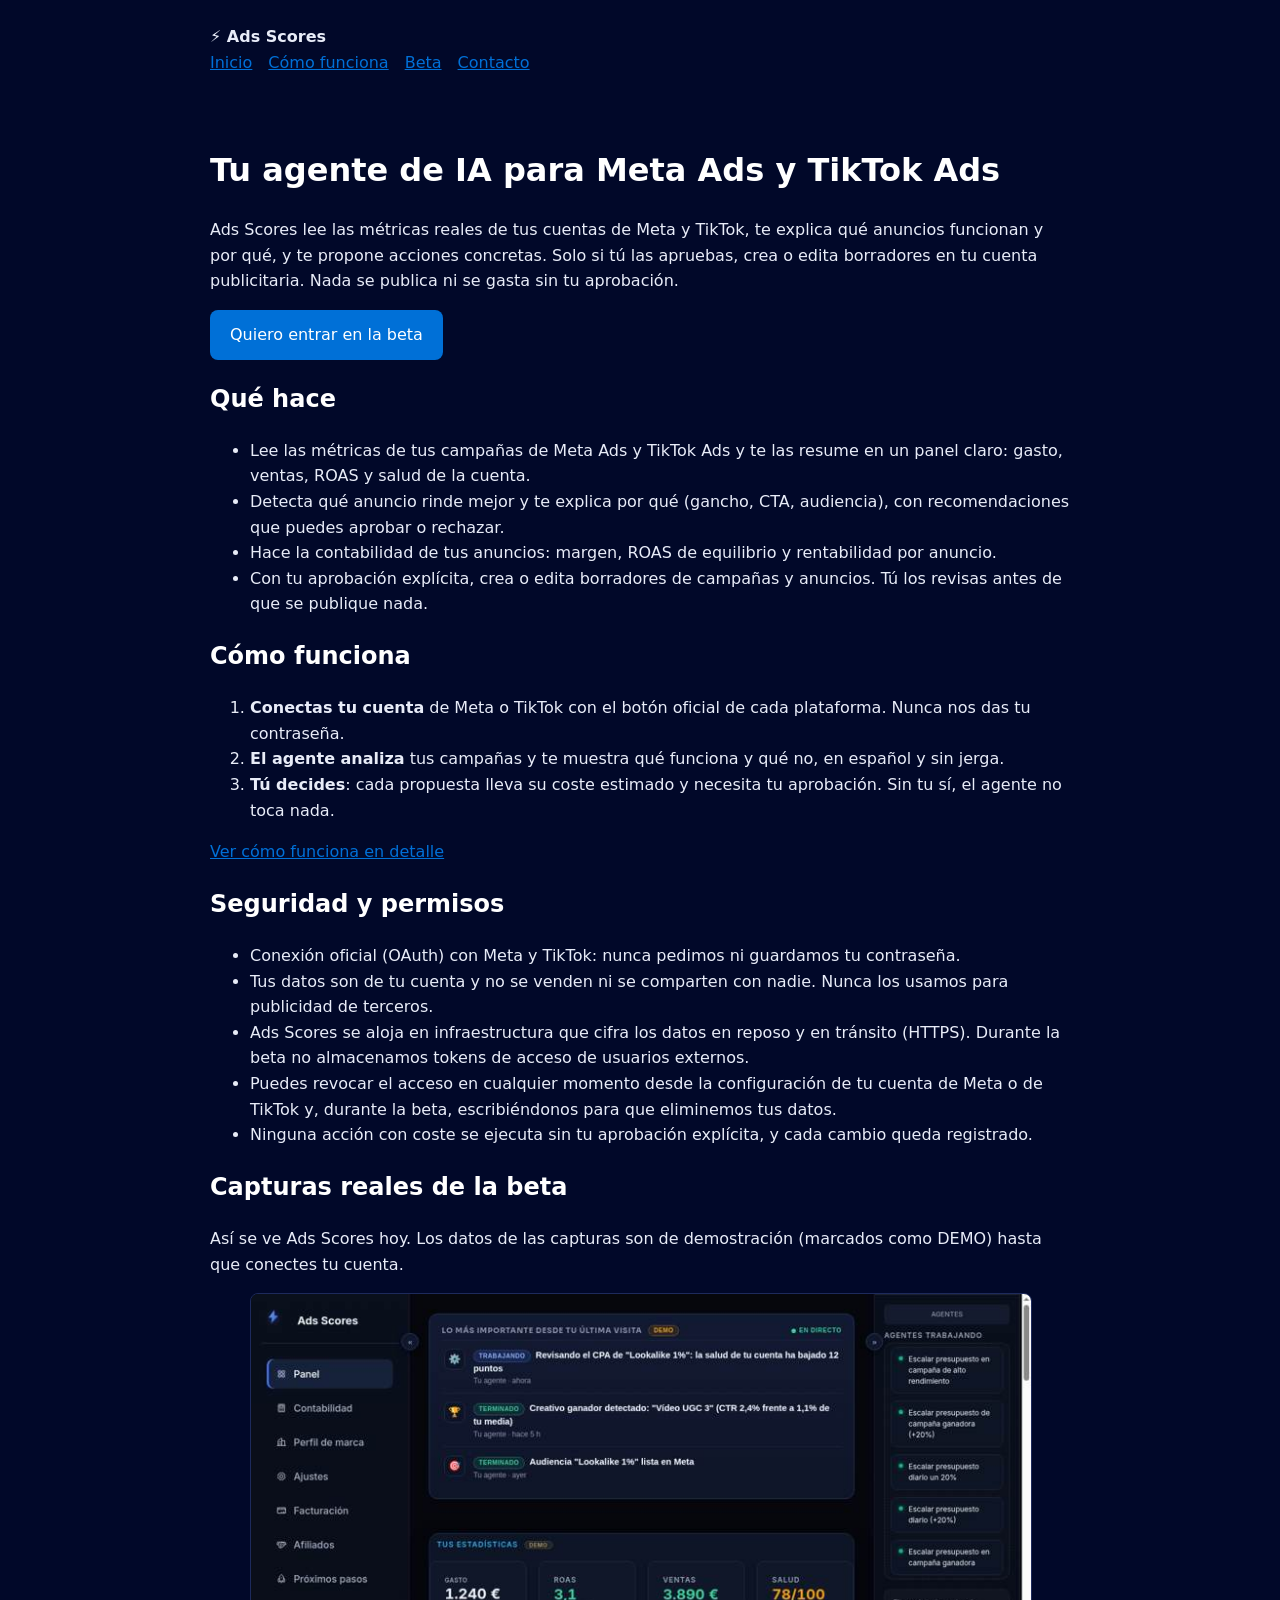
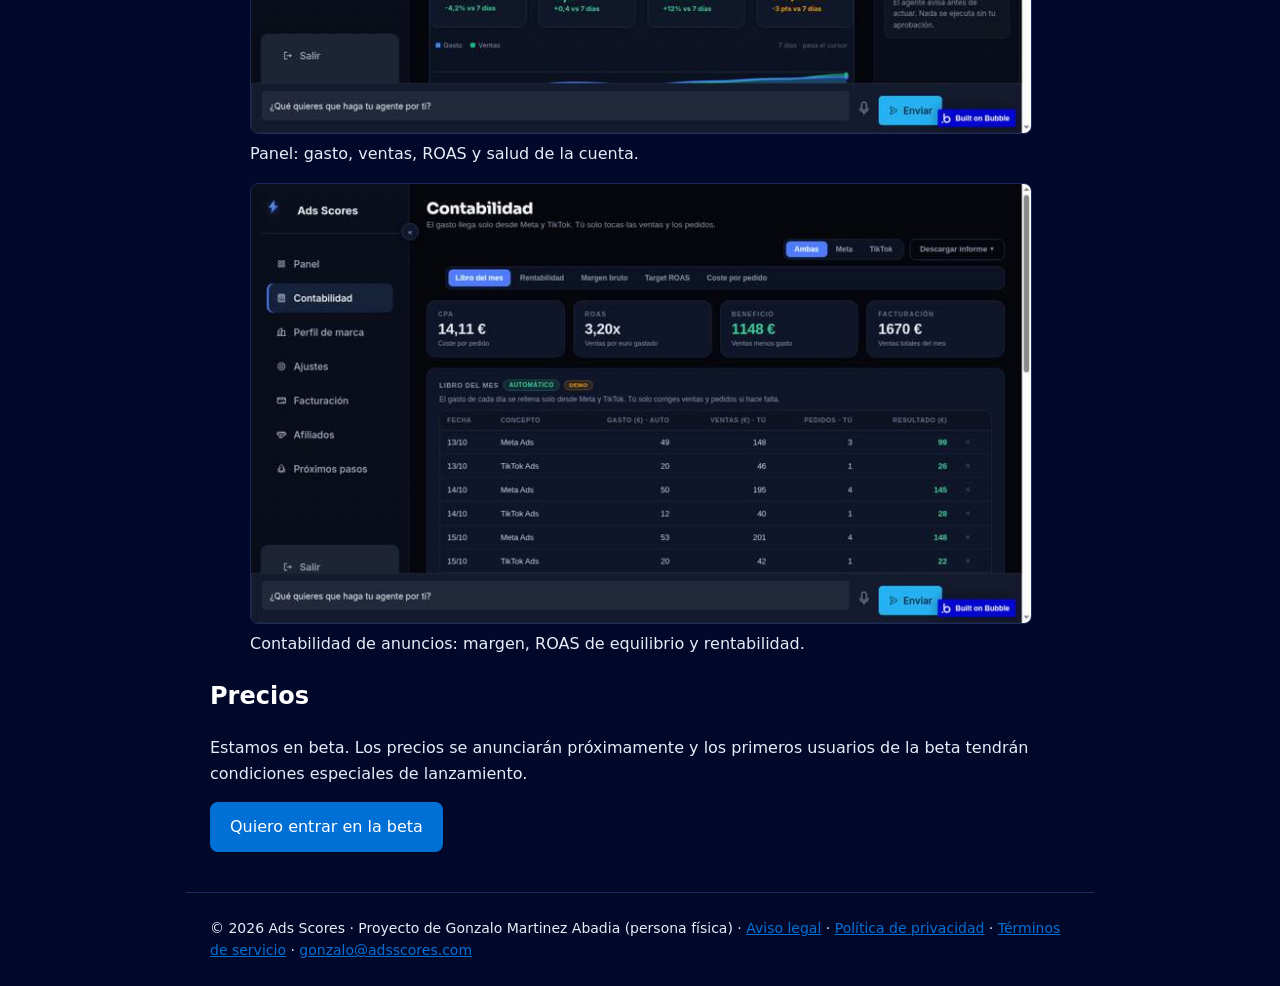
<file: index.html>
<!doctype html><html lang="es"><head><meta name="facebook-domain-verification" content="n0facmnp2pbgnfibypabk51wb8ivqh"><meta charset="utf-8"><meta name="viewport" content="width=device-width,initial-scale=1"><title>Ads Scores - Tu agente de IA para Meta Ads y TikTok Ads</title><meta name="description" content="Ads Scores: agente de IA que lee tus métricas de Meta Ads y TikTok Ads, te dice qué funciona y por qué, y actúa solo con tu aprobación."><link rel="stylesheet" href="style.css"></head><body><header><strong>⚡ Ads Scores</strong><nav><a href="/">Inicio</a><a href="/como-funciona.html">Cómo funciona</a><a href="/beta.html">Beta</a><a href="/contacto.html">Contacto</a></nav></header><main>
<h1>Tu agente de IA para Meta Ads y TikTok Ads</h1>
<p>Ads Scores lee las métricas reales de tus cuentas de Meta y TikTok, te explica qué anuncios funcionan y por qué, y te propone acciones concretas. Solo si tú las apruebas, crea o edita borradores en tu cuenta publicitaria. Nada se publica ni se gasta sin tu aprobación.</p>
<p><a class="btn" href="/beta.html">Quiero entrar en la beta</a></p>
<h2>Qué hace</h2>
<ul>
<li>Lee las métricas de tus campañas de Meta Ads y TikTok Ads y te las resume en un panel claro: gasto, ventas, ROAS y salud de la cuenta.</li>
<li>Detecta qué anuncio rinde mejor y te explica por qué (gancho, CTA, audiencia), con recomendaciones que puedes aprobar o rechazar.</li>
<li>Hace la contabilidad de tus anuncios: margen, ROAS de equilibrio y rentabilidad por anuncio.</li>
<li>Con tu aprobación explícita, crea o edita borradores de campañas y anuncios. Tú los revisas antes de que se publique nada.</li>
</ul>
<h2>Cómo funciona</h2>
<ol>
<li><strong>Conectas tu cuenta</strong> de Meta o TikTok con el botón oficial de cada plataforma. Nunca nos das tu contraseña.</li>
<li><strong>El agente analiza</strong> tus campañas y te muestra qué funciona y qué no, en español y sin jerga.</li>
<li><strong>Tú decides</strong>: cada propuesta lleva su coste estimado y necesita tu aprobación. Sin tu sí, el agente no toca nada.</li>
</ol>
<p><a href="/como-funciona.html">Ver cómo funciona en detalle</a></p>
<h2>Seguridad y permisos</h2>
<ul>
<li>Conexión oficial (OAuth) con Meta y TikTok: nunca pedimos ni guardamos tu contraseña.</li>
<li>Tus datos son de tu cuenta y no se venden ni se comparten con nadie. Nunca los usamos para publicidad de terceros.</li>
<li>Ads Scores se aloja en infraestructura que cifra los datos en reposo y en tránsito (HTTPS). Durante la beta no almacenamos tokens de acceso de usuarios externos.</li>
<li>Puedes revocar el acceso en cualquier momento desde la configuración de tu cuenta de Meta o de TikTok y, durante la beta, escribiéndonos para que eliminemos tus datos.</li>
<li>Ninguna acción con coste se ejecuta sin tu aprobación explícita, y cada cambio queda registrado.</li>
</ul>
<h2>Capturas reales de la beta</h2>
<p>Así se ve Ads Scores hoy. Los datos de las capturas son de demostración (marcados como DEMO) hasta que conectes tu cuenta.</p>
<figure><img style="max-width:100%;border-radius:8px;border:1px solid #1d2a5c" src="[data-uri]" alt="Panel de Ads Scores con métricas de demostración"><figcaption>Panel: gasto, ventas, ROAS y salud de la cuenta.</figcaption></figure>
<figure style="margin-top:16px"><img style="max-width:100%;border-radius:8px;border:1px solid #1d2a5c" src="[data-uri]" alt="Contabilidad de anuncios de Ads Scores con datos de demostración"><figcaption>Contabilidad de anuncios: margen, ROAS de equilibrio y rentabilidad.</figcaption></figure>
<h2>Precios</h2>
<p>Estamos en beta. Los precios se anunciarán próximamente y los primeros usuarios de la beta tendrán condiciones especiales de lanzamiento.</p>
<p><a class="btn" href="/beta.html">Quiero entrar en la beta</a></p>
</main><footer>© 2026 Ads Scores · Proyecto de Gonzalo Martinez Abadia (persona física) · <a href="/aviso-legal.html">Aviso legal</a> · <a href="/privacy.html">Política de privacidad</a> · <a href="/terms.html">Términos de servicio</a> · <a href="mailto:gonzalo@adsscores.com">gonzalo@adsscores.com</a></footer></body></html>
</file>
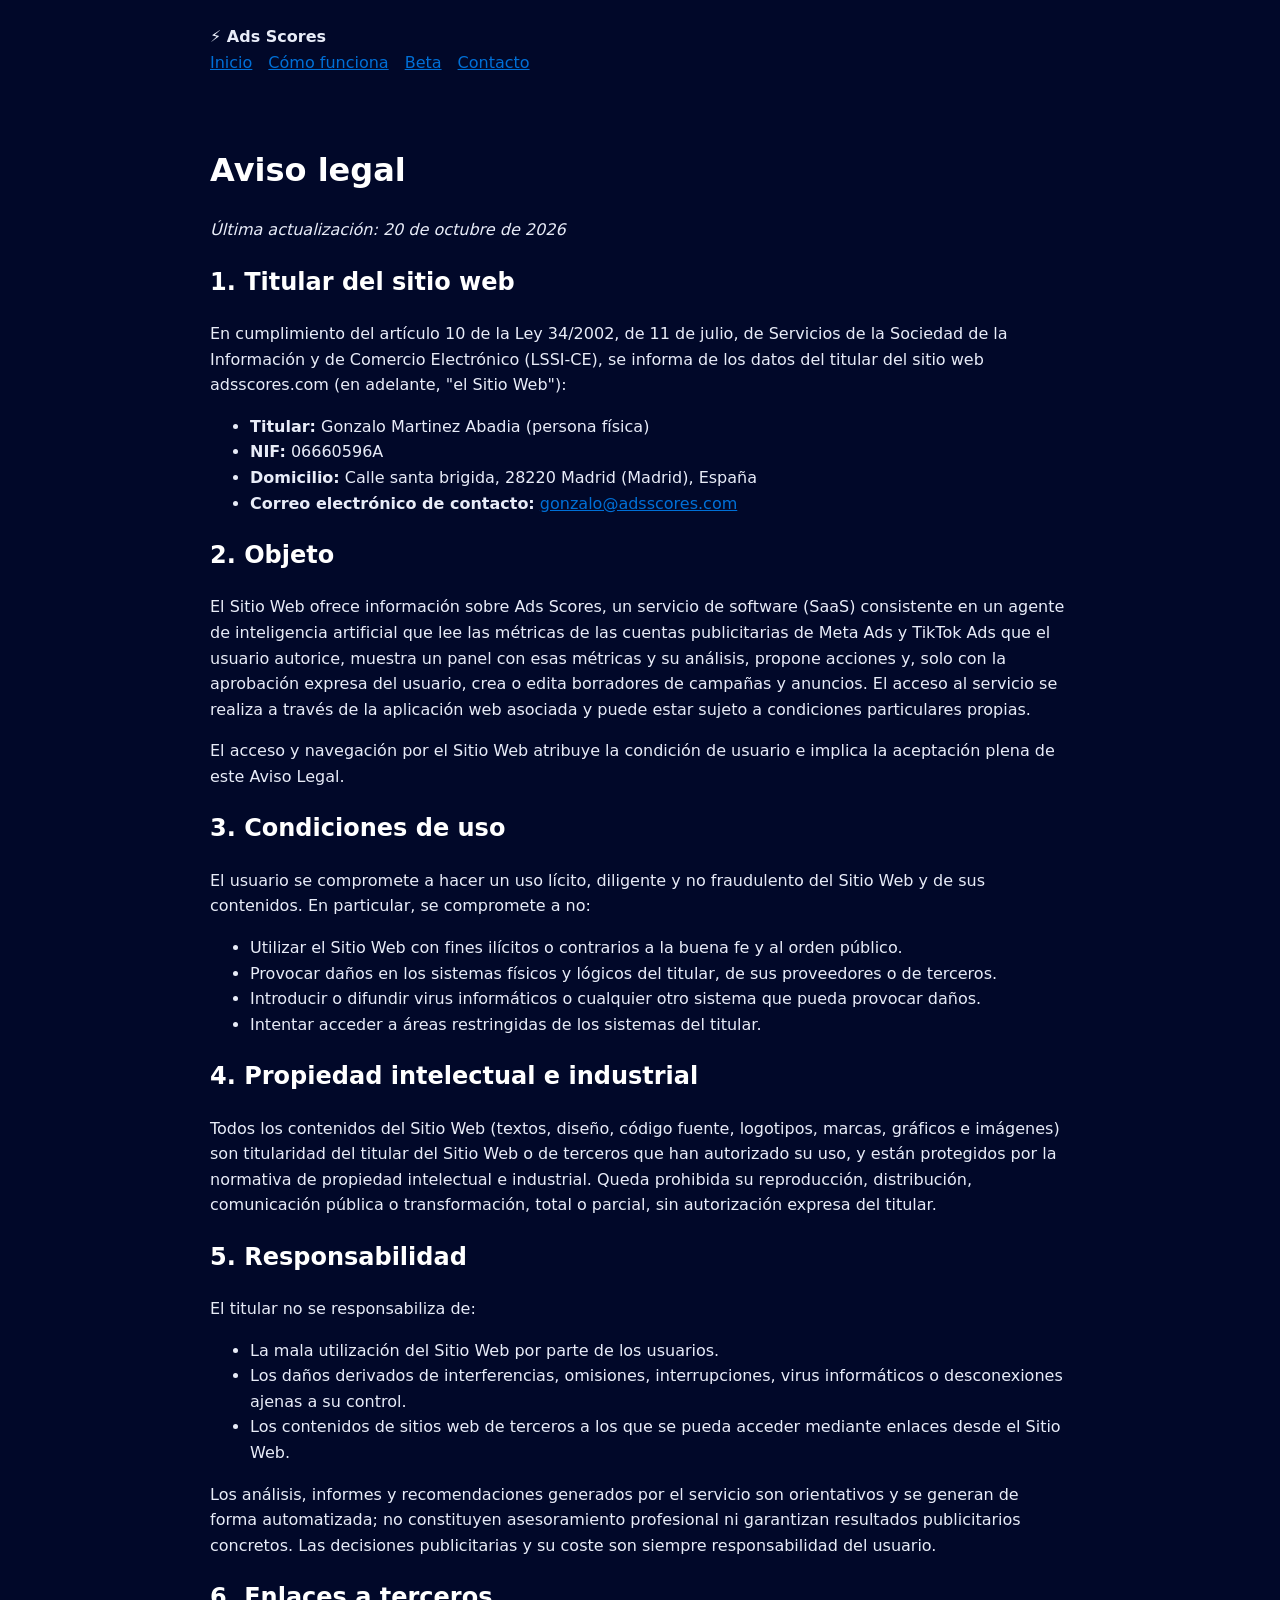
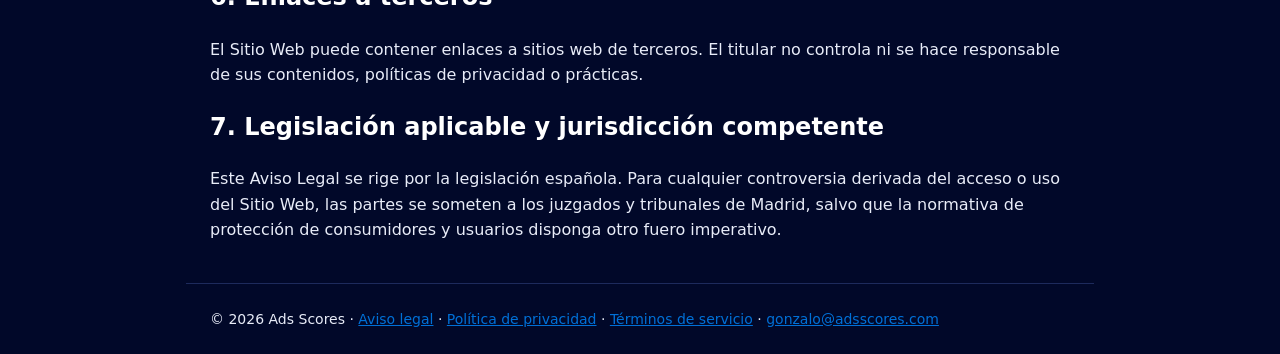
<file: aviso-legal.html>
<!doctype html><html lang="es"><head><meta charset="utf-8"><meta name="viewport" content="width=device-width,initial-scale=1"><title>Aviso legal - Ads Scores</title><meta name="description" content="Aviso legal de adsscores.com (LSSI-CE)."><link rel="stylesheet" href="style.css"></head><body><header><strong>⚡ Ads Scores</strong><nav><a href="/">Inicio</a><a href="/como-funciona.html">Cómo funciona</a><a href="/beta.html">Beta</a><a href="/contacto.html">Contacto</a></nav></header><main>
<h1>Aviso legal</h1>
<p><em>Última actualización: 20 de octubre de 2026</em></p>
<h2>1. Titular del sitio web</h2>
<p>En cumplimiento del artículo 10 de la Ley 34/2002, de 11 de julio, de Servicios de la Sociedad de la Información y de Comercio Electrónico (LSSI-CE), se informa de los datos del titular del sitio web adsscores.com (en adelante, "el Sitio Web"):</p>
<ul>
<li><strong>Titular:</strong> Gonzalo Martinez Abadia (persona física)</li>
<li><strong>NIF:</strong> 06660596A</li>
<li><strong>Domicilio:</strong> Calle santa brigida, 28220 Madrid (Madrid), España</li>
<li><strong>Correo electrónico de contacto:</strong> <a href="mailto:gonzalo@adsscores.com">gonzalo@adsscores.com</a></li>
</ul>
<h2>2. Objeto</h2>
<p>El Sitio Web ofrece información sobre Ads Scores, un servicio de software (SaaS) consistente en un agente de inteligencia artificial que lee las métricas de las cuentas publicitarias de Meta Ads y TikTok Ads que el usuario autorice, muestra un panel con esas métricas y su análisis, propone acciones y, solo con la aprobación expresa del usuario, crea o edita borradores de campañas y anuncios. El acceso al servicio se realiza a través de la aplicación web asociada y puede estar sujeto a condiciones particulares propias.</p>
<p>El acceso y navegación por el Sitio Web atribuye la condición de usuario e implica la aceptación plena de este Aviso Legal.</p>
<h2>3. Condiciones de uso</h2>
<p>El usuario se compromete a hacer un uso lícito, diligente y no fraudulento del Sitio Web y de sus contenidos. En particular, se compromete a no:</p>
<ul>
<li>Utilizar el Sitio Web con fines ilícitos o contrarios a la buena fe y al orden público.</li>
<li>Provocar daños en los sistemas físicos y lógicos del titular, de sus proveedores o de terceros.</li>
<li>Introducir o difundir virus informáticos o cualquier otro sistema que pueda provocar daños.</li>
<li>Intentar acceder a áreas restringidas de los sistemas del titular.</li>
</ul>
<h2>4. Propiedad intelectual e industrial</h2>
<p>Todos los contenidos del Sitio Web (textos, diseño, código fuente, logotipos, marcas, gráficos e imágenes) son titularidad del titular del Sitio Web o de terceros que han autorizado su uso, y están protegidos por la normativa de propiedad intelectual e industrial. Queda prohibida su reproducción, distribución, comunicación pública o transformación, total o parcial, sin autorización expresa del titular.</p>
<h2>5. Responsabilidad</h2>
<p>El titular no se responsabiliza de:</p>
<ul>
<li>La mala utilización del Sitio Web por parte de los usuarios.</li>
<li>Los daños derivados de interferencias, omisiones, interrupciones, virus informáticos o desconexiones ajenas a su control.</li>
<li>Los contenidos de sitios web de terceros a los que se pueda acceder mediante enlaces desde el Sitio Web.</li>
</ul>
<p>Los análisis, informes y recomendaciones generados por el servicio son orientativos y se generan de forma automatizada; no constituyen asesoramiento profesional ni garantizan resultados publicitarios concretos. Las decisiones publicitarias y su coste son siempre responsabilidad del usuario.</p>
<h2>6. Enlaces a terceros</h2>
<p>El Sitio Web puede contener enlaces a sitios web de terceros. El titular no controla ni se hace responsable de sus contenidos, políticas de privacidad o prácticas.</p>
<h2>7. Legislación aplicable y jurisdicción competente</h2>
<p>Este Aviso Legal se rige por la legislación española. Para cualquier controversia derivada del acceso o uso del Sitio Web, las partes se someten a los juzgados y tribunales de Madrid, salvo que la normativa de protección de consumidores y usuarios disponga otro fuero imperativo.</p>
</main><footer>© 2026 Ads Scores · <a href="/aviso-legal.html">Aviso legal</a> · <a href="/privacy.html">Política de privacidad</a> · <a href="/terms.html">Términos de servicio</a> · <a href="mailto:gonzalo@adsscores.com">gonzalo@adsscores.com</a></footer></body></html>
</file>
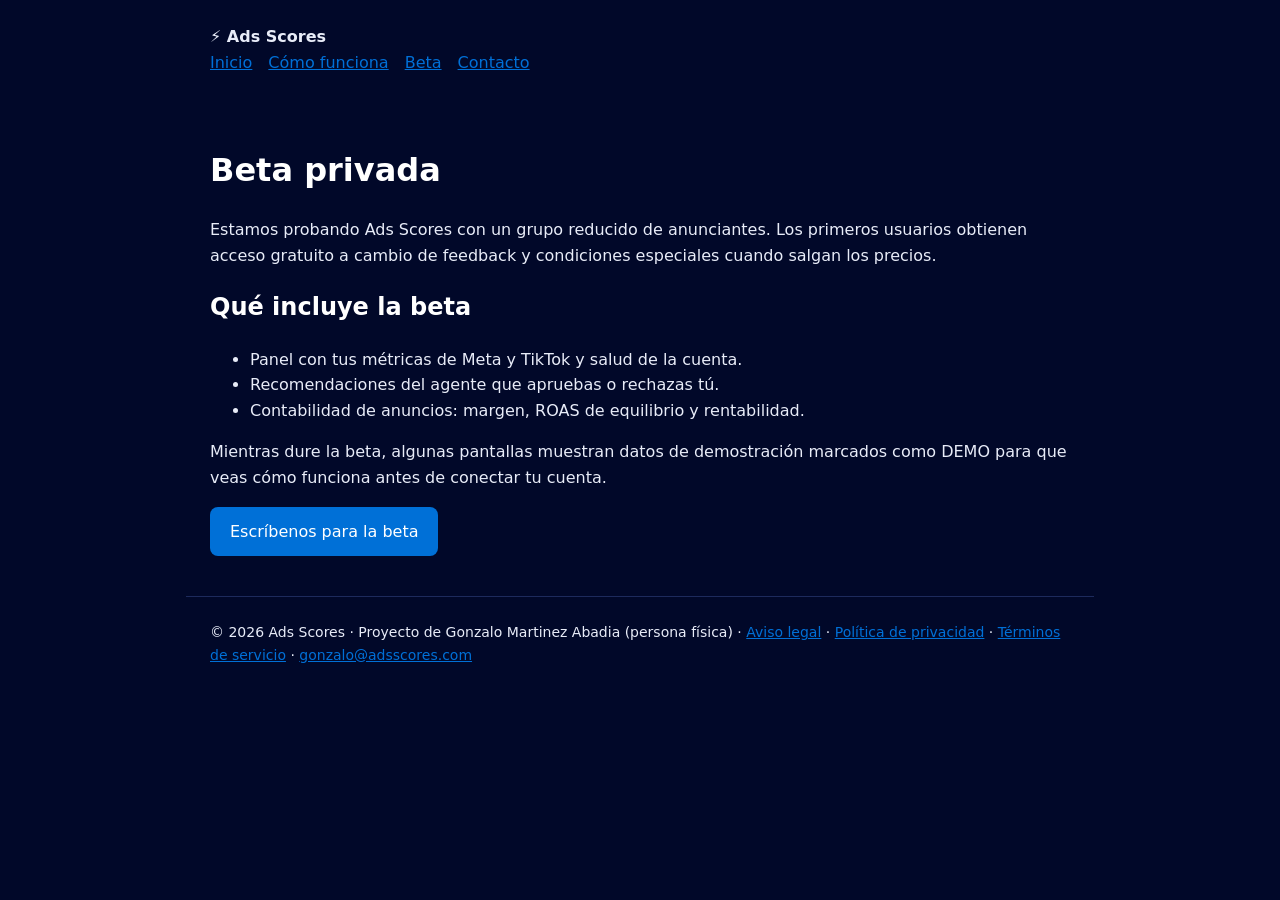
<file: beta.html>
<!doctype html><html lang="es"><head><meta name="facebook-domain-verification" content="n0facmnp2pbgnfibypabk51wb8ivqh"><meta charset="utf-8"><meta name="viewport" content="width=device-width,initial-scale=1"><title>Beta - Ads Scores</title><meta name="description" content="Beta privada de Ads Scores: agente de IA para Meta Ads y TikTok Ads. Acceso gratuito para los primeros anunciantes a cambio de feedback."><link rel="stylesheet" href="style.css"></head><body><header><strong>⚡ Ads Scores</strong><nav><a href="/">Inicio</a><a href="/como-funciona.html">Cómo funciona</a><a href="/beta.html">Beta</a><a href="/contacto.html">Contacto</a></nav></header><main>
<h1>Beta privada</h1>
<p>Estamos probando Ads Scores con un grupo reducido de anunciantes. Los primeros usuarios obtienen acceso gratuito a cambio de feedback y condiciones especiales cuando salgan los precios.</p>
<h2>Qué incluye la beta</h2>
<ul>
<li>Panel con tus métricas de Meta y TikTok y salud de la cuenta.</li>
<li>Recomendaciones del agente que apruebas o rechazas tú.</li>
<li>Contabilidad de anuncios: margen, ROAS de equilibrio y rentabilidad.</li>
</ul>
<p>Mientras dure la beta, algunas pantallas muestran datos de demostración marcados como DEMO para que veas cómo funciona antes de conectar tu cuenta.</p>
<p><a class="btn" href="mailto:gonzalo@adsscores.com?subject=Beta%20Ads%20Scores">Escríbenos para la beta</a></p>
</main><footer>© 2026 Ads Scores · Proyecto de Gonzalo Martinez Abadia (persona física) · <a href="/aviso-legal.html">Aviso legal</a> · <a href="/privacy.html">Política de privacidad</a> · <a href="/terms.html">Términos de servicio</a> · <a href="mailto:gonzalo@adsscores.com">gonzalo@adsscores.com</a></footer></body></html>
</file>
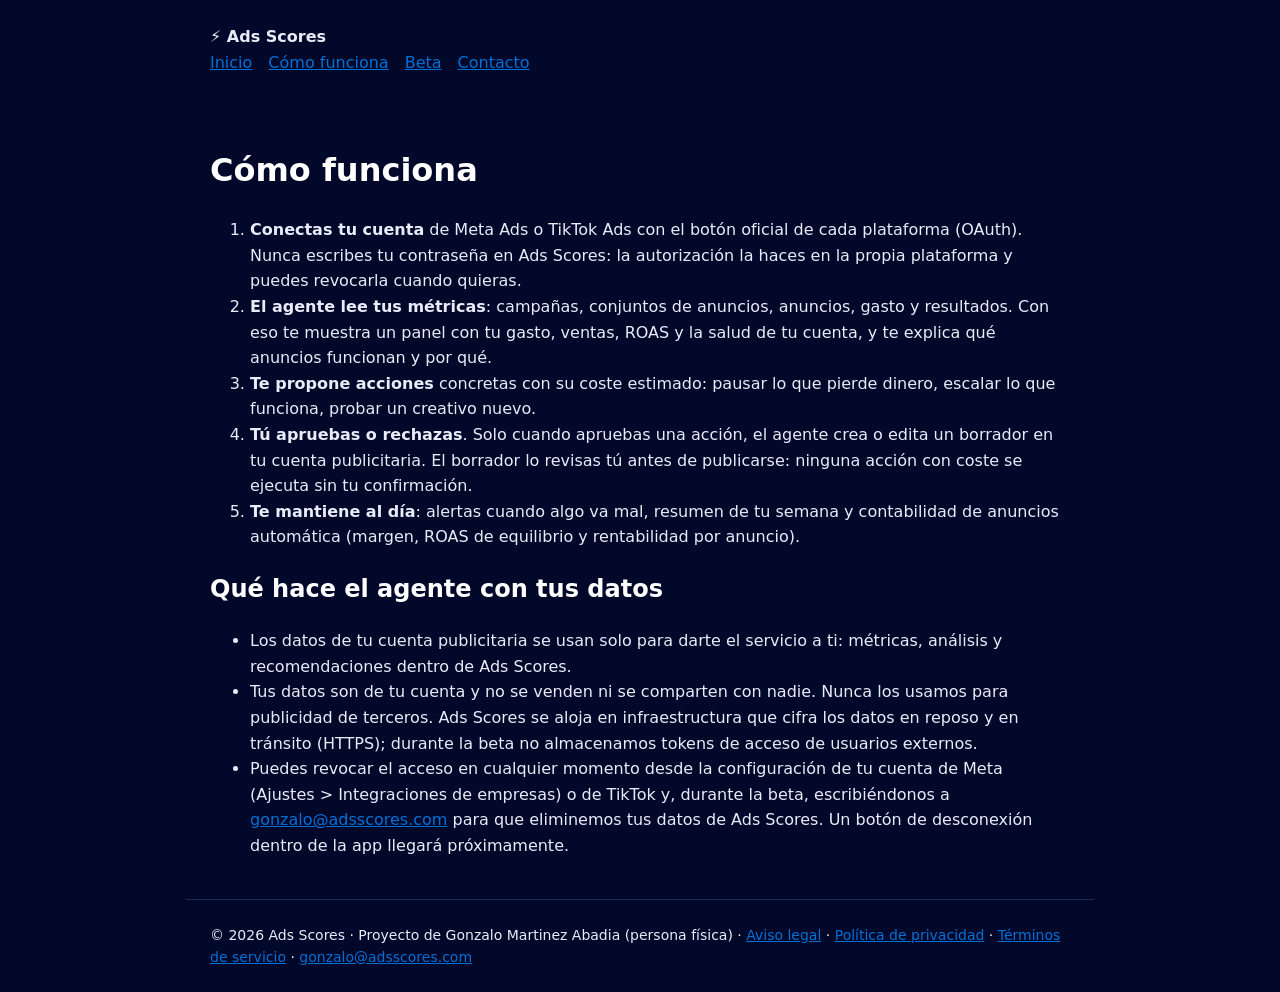
<file: como-funciona.html>
<!doctype html><html lang="es"><head><meta name="facebook-domain-verification" content="n0facmnp2pbgnfibypabk51wb8ivqh"><meta charset="utf-8"><meta name="viewport" content="width=device-width,initial-scale=1"><title>Cómo funciona - Ads Scores</title><meta name="description" content="Cómo funciona Ads Scores: conecta Meta y TikTok con acceso oficial, el agente analiza tus campañas y actúa solo con tu aprobación."><link rel="stylesheet" href="style.css"></head><body><header><strong>⚡ Ads Scores</strong><nav><a href="/">Inicio</a><a href="/como-funciona.html">Cómo funciona</a><a href="/beta.html">Beta</a><a href="/contacto.html">Contacto</a></nav></header><main>
<h1>Cómo funciona</h1>
<ol>
<li><strong>Conectas tu cuenta</strong> de Meta Ads o TikTok Ads con el botón oficial de cada plataforma (OAuth). Nunca escribes tu contraseña en Ads Scores: la autorización la haces en la propia plataforma y puedes revocarla cuando quieras.</li>
<li><strong>El agente lee tus métricas</strong>: campañas, conjuntos de anuncios, anuncios, gasto y resultados. Con eso te muestra un panel con tu gasto, ventas, ROAS y la salud de tu cuenta, y te explica qué anuncios funcionan y por qué.</li>
<li><strong>Te propone acciones</strong> concretas con su coste estimado: pausar lo que pierde dinero, escalar lo que funciona, probar un creativo nuevo.</li>
<li><strong>Tú apruebas o rechazas</strong>. Solo cuando apruebas una acción, el agente crea o edita un borrador en tu cuenta publicitaria. El borrador lo revisas tú antes de publicarse: ninguna acción con coste se ejecuta sin tu confirmación.</li>
<li><strong>Te mantiene al día</strong>: alertas cuando algo va mal, resumen de tu semana y contabilidad de anuncios automática (margen, ROAS de equilibrio y rentabilidad por anuncio).</li>
</ol>
<h2>Qué hace el agente con tus datos</h2>
<ul>
<li>Los datos de tu cuenta publicitaria se usan solo para darte el servicio a ti: métricas, análisis y recomendaciones dentro de Ads Scores.</li>
<li>Tus datos son de tu cuenta y no se venden ni se comparten con nadie. Nunca los usamos para publicidad de terceros. Ads Scores se aloja en infraestructura que cifra los datos en reposo y en tránsito (HTTPS); durante la beta no almacenamos tokens de acceso de usuarios externos.</li>
<li>Puedes revocar el acceso en cualquier momento desde la configuración de tu cuenta de Meta (Ajustes &gt; Integraciones de empresas) o de TikTok y, durante la beta, escribiéndonos a <a href="mailto:gonzalo@adsscores.com">gonzalo@adsscores.com</a> para que eliminemos tus datos de Ads Scores. Un botón de desconexión dentro de la app llegará próximamente.</li>
</ul>
</main><footer>© 2026 Ads Scores · Proyecto de Gonzalo Martinez Abadia (persona física) · <a href="/aviso-legal.html">Aviso legal</a> · <a href="/privacy.html">Política de privacidad</a> · <a href="/terms.html">Términos de servicio</a> · <a href="mailto:gonzalo@adsscores.com">gonzalo@adsscores.com</a></footer></body></html>
</file>
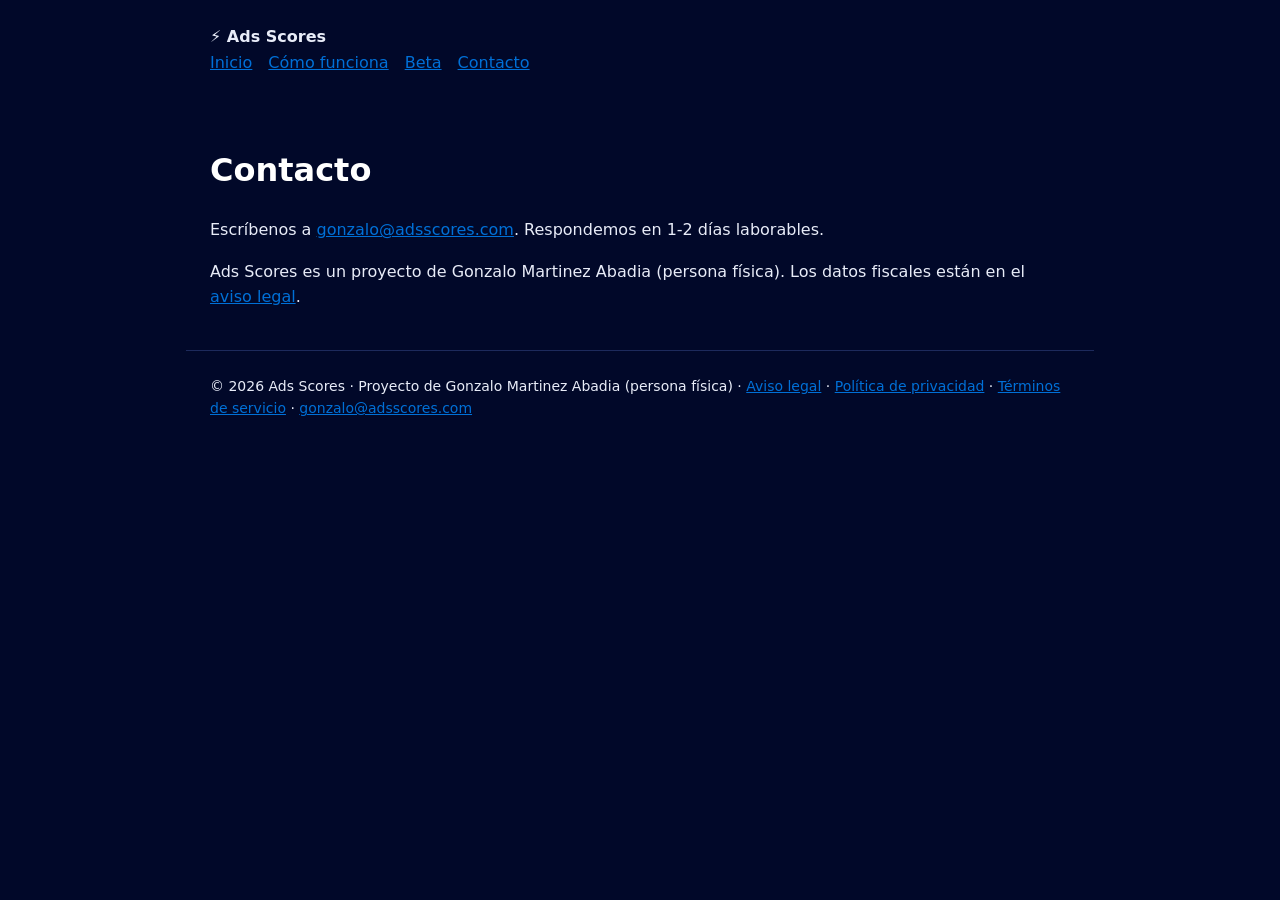
<file: contacto.html>
<!doctype html><html lang="es"><head><meta name="facebook-domain-verification" content="n0facmnp2pbgnfibypabk51wb8ivqh"><meta charset="utf-8"><meta name="viewport" content="width=device-width,initial-scale=1"><title>Contacto - Ads Scores</title><meta name="description" content="Contacto de Ads Scores."><link rel="stylesheet" href="style.css"></head><body><header><strong>⚡ Ads Scores</strong><nav><a href="/">Inicio</a><a href="/como-funciona.html">Cómo funciona</a><a href="/beta.html">Beta</a><a href="/contacto.html">Contacto</a></nav></header><main>
<h1>Contacto</h1>
<p>Escríbenos a <a href="mailto:gonzalo@adsscores.com">gonzalo@adsscores.com</a>. Respondemos en 1-2 días laborables.</p>
<p>Ads Scores es un proyecto de Gonzalo Martinez Abadia (persona física). Los datos fiscales están en el <a href="/aviso-legal.html">aviso legal</a>.</p>
</main><footer>© 2026 Ads Scores · Proyecto de Gonzalo Martinez Abadia (persona física) · <a href="/aviso-legal.html">Aviso legal</a> · <a href="/privacy.html">Política de privacidad</a> · <a href="/terms.html">Términos de servicio</a> · <a href="mailto:gonzalo@adsscores.com">gonzalo@adsscores.com</a></footer></body></html>
</file>
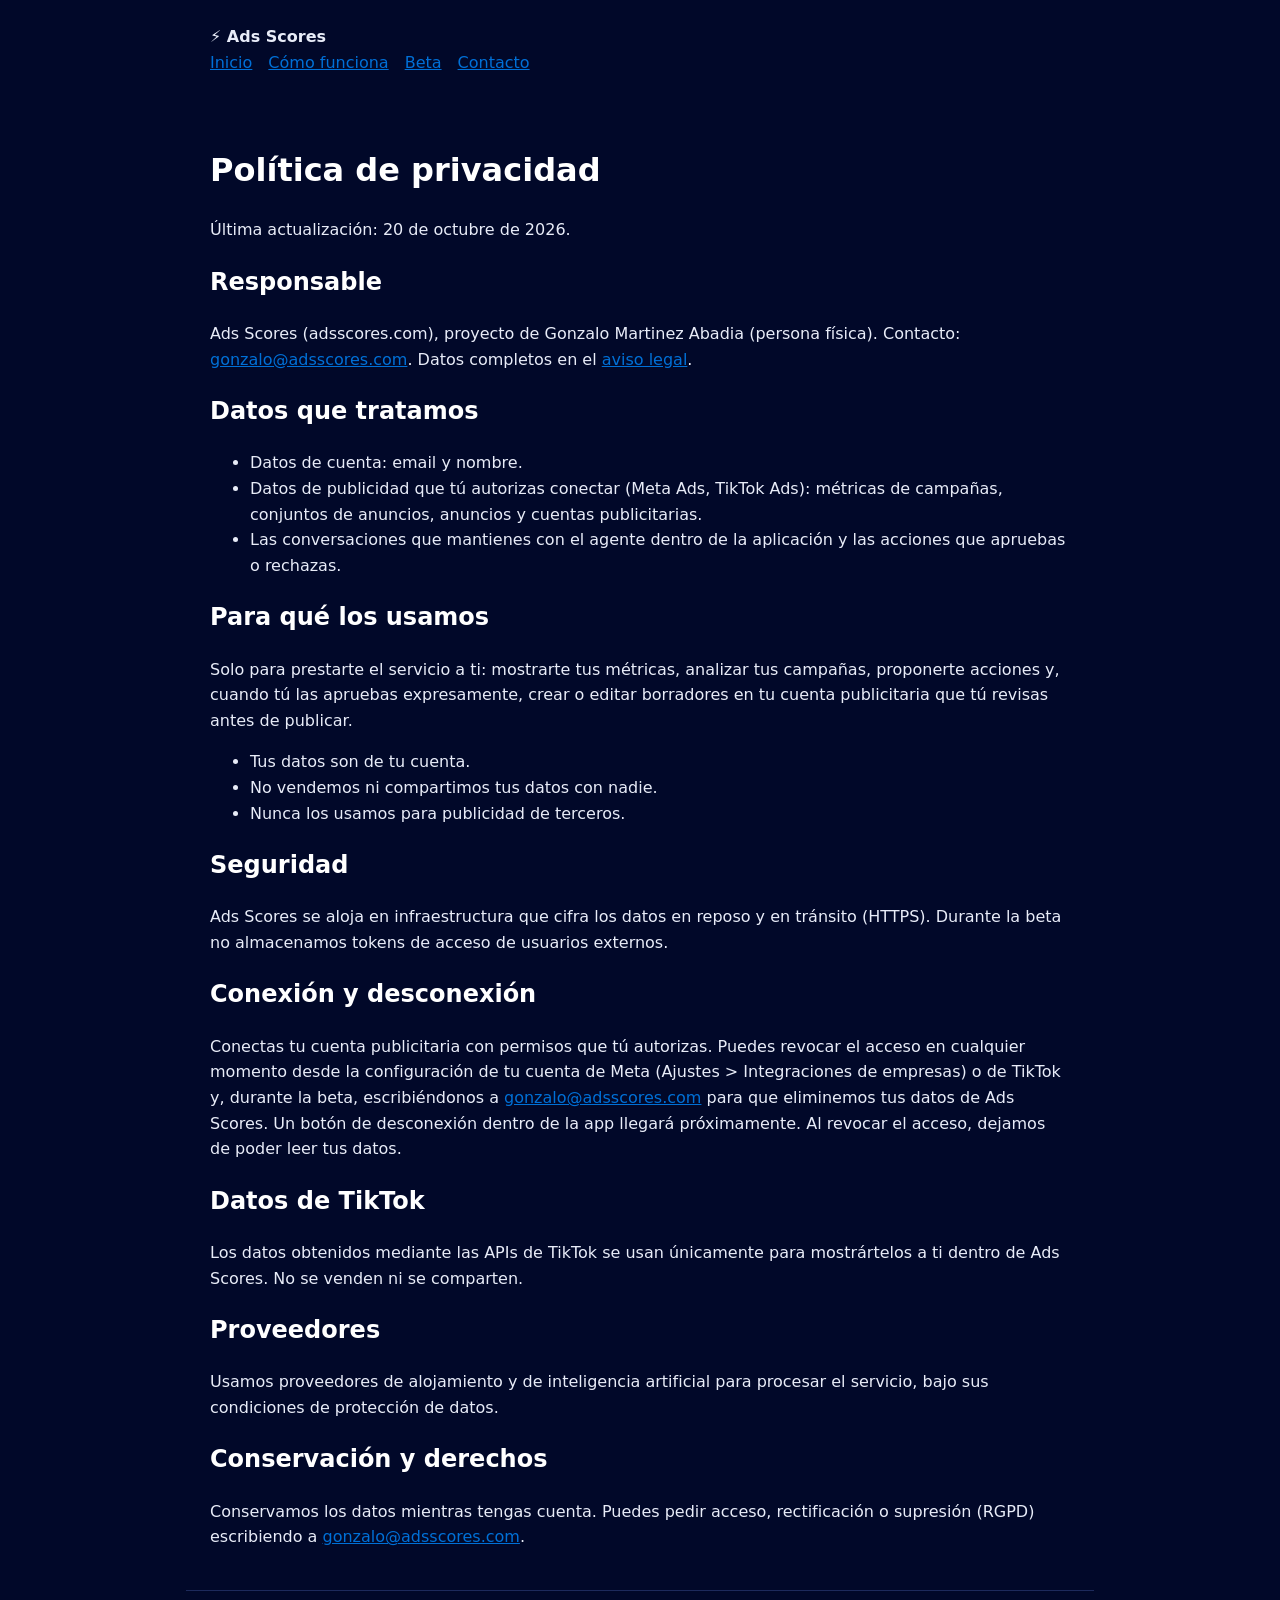
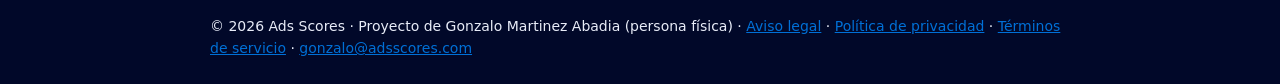
<file: privacy.html>
<!doctype html><html lang="es"><head><meta name="facebook-domain-verification" content="n0facmnp2pbgnfibypabk51wb8ivqh"><meta charset="utf-8"><meta name="viewport" content="width=device-width,initial-scale=1"><title>Política de privacidad - Ads Scores</title><meta name="description" content="Política de privacidad de Ads Scores."><link rel="stylesheet" href="style.css"></head><body><header><strong>⚡ Ads Scores</strong><nav><a href="/">Inicio</a><a href="/como-funciona.html">Cómo funciona</a><a href="/beta.html">Beta</a><a href="/contacto.html">Contacto</a></nav></header><main>
<h1>Política de privacidad</h1>
<p>Última actualización: 20 de octubre de 2026.</p>
<h2>Responsable</h2>
<p>Ads Scores (adsscores.com), proyecto de Gonzalo Martinez Abadia (persona física). Contacto: <a href="mailto:gonzalo@adsscores.com">gonzalo@adsscores.com</a>. Datos completos en el <a href="/aviso-legal.html">aviso legal</a>.</p>
<h2>Datos que tratamos</h2>
<ul>
<li>Datos de cuenta: email y nombre.</li>
<li>Datos de publicidad que tú autorizas conectar (Meta Ads, TikTok Ads): métricas de campañas, conjuntos de anuncios, anuncios y cuentas publicitarias.</li>
<li>Las conversaciones que mantienes con el agente dentro de la aplicación y las acciones que apruebas o rechazas.</li>
</ul>
<h2>Para qué los usamos</h2>
<p>Solo para prestarte el servicio a ti: mostrarte tus métricas, analizar tus campañas, proponerte acciones y, cuando tú las apruebas expresamente, crear o editar borradores en tu cuenta publicitaria que tú revisas antes de publicar.</p>
<ul>
<li>Tus datos son de tu cuenta.</li>
<li>No vendemos ni compartimos tus datos con nadie.</li>
<li>Nunca los usamos para publicidad de terceros.</li>
</ul>
<h2>Seguridad</h2>
<p>Ads Scores se aloja en infraestructura que cifra los datos en reposo y en tránsito (HTTPS). Durante la beta no almacenamos tokens de acceso de usuarios externos.</p>
<h2>Conexión y desconexión</h2>
<p>Conectas tu cuenta publicitaria con permisos que tú autorizas. Puedes revocar el acceso en cualquier momento desde la configuración de tu cuenta de Meta (Ajustes &gt; Integraciones de empresas) o de TikTok y, durante la beta, escribiéndonos a <a href="mailto:gonzalo@adsscores.com">gonzalo@adsscores.com</a> para que eliminemos tus datos de Ads Scores. Un botón de desconexión dentro de la app llegará próximamente. Al revocar el acceso, dejamos de poder leer tus datos.</p>
<h2>Datos de TikTok</h2>
<p>Los datos obtenidos mediante las APIs de TikTok se usan únicamente para mostrártelos a ti dentro de Ads Scores. No se venden ni se comparten.</p>
<h2>Proveedores</h2>
<p>Usamos proveedores de alojamiento y de inteligencia artificial para procesar el servicio, bajo sus condiciones de protección de datos.</p>
<h2>Conservación y derechos</h2>
<p>Conservamos los datos mientras tengas cuenta. Puedes pedir acceso, rectificación o supresión (RGPD) escribiendo a <a href="mailto:gonzalo@adsscores.com">gonzalo@adsscores.com</a>.</p>
</main><footer>© 2026 Ads Scores · Proyecto de Gonzalo Martinez Abadia (persona física) · <a href="/aviso-legal.html">Aviso legal</a> · <a href="/privacy.html">Política de privacidad</a> · <a href="/terms.html">Términos de servicio</a> · <a href="mailto:gonzalo@adsscores.com">gonzalo@adsscores.com</a></footer></body></html>
</file>
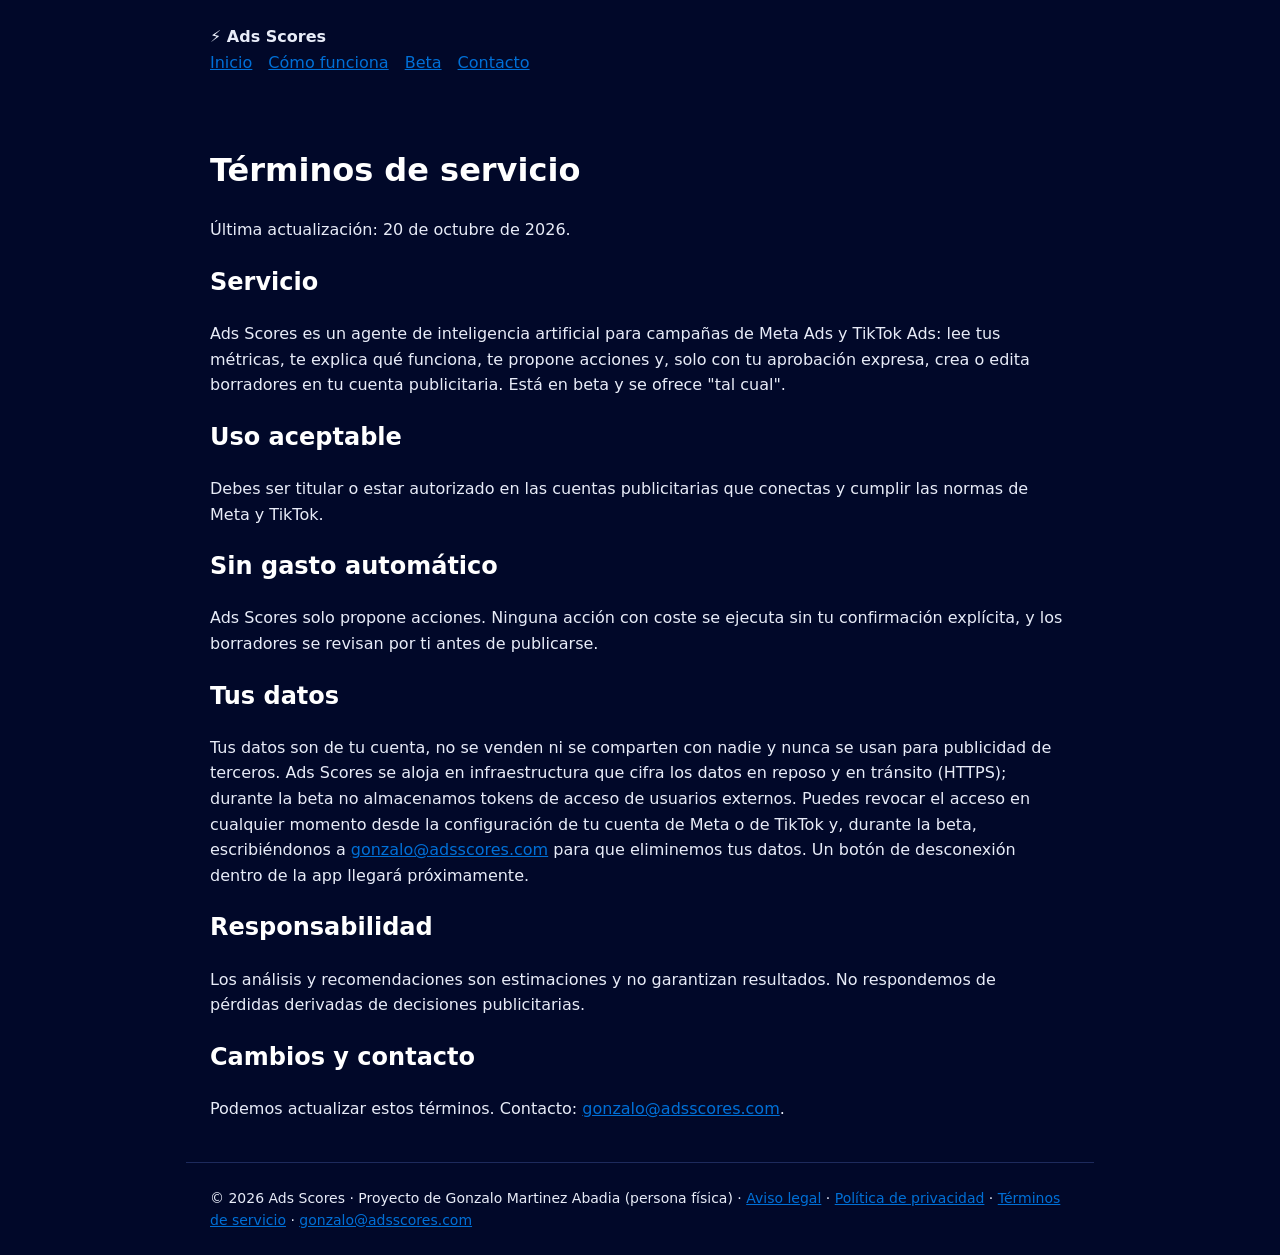
<file: terms.html>
<!doctype html><html lang="es"><head><meta name="facebook-domain-verification" content="n0facmnp2pbgnfibypabk51wb8ivqh"><meta charset="utf-8"><meta name="viewport" content="width=device-width,initial-scale=1"><title>Términos de servicio - Ads Scores</title><meta name="description" content="Términos de servicio de Ads Scores."><link rel="stylesheet" href="style.css"></head><body><header><strong>⚡ Ads Scores</strong><nav><a href="/">Inicio</a><a href="/como-funciona.html">Cómo funciona</a><a href="/beta.html">Beta</a><a href="/contacto.html">Contacto</a></nav></header><main>
<h1>Términos de servicio</h1>
<p>Última actualización: 20 de octubre de 2026.</p>
<h2>Servicio</h2>
<p>Ads Scores es un agente de inteligencia artificial para campañas de Meta Ads y TikTok Ads: lee tus métricas, te explica qué funciona, te propone acciones y, solo con tu aprobación expresa, crea o edita borradores en tu cuenta publicitaria. Está en beta y se ofrece "tal cual".</p>
<h2>Uso aceptable</h2>
<p>Debes ser titular o estar autorizado en las cuentas publicitarias que conectas y cumplir las normas de Meta y TikTok.</p>
<h2>Sin gasto automático</h2>
<p>Ads Scores solo propone acciones. Ninguna acción con coste se ejecuta sin tu confirmación explícita, y los borradores se revisan por ti antes de publicarse.</p>
<h2>Tus datos</h2>
<p>Tus datos son de tu cuenta, no se venden ni se comparten con nadie y nunca se usan para publicidad de terceros. Ads Scores se aloja en infraestructura que cifra los datos en reposo y en tránsito (HTTPS); durante la beta no almacenamos tokens de acceso de usuarios externos. Puedes revocar el acceso en cualquier momento desde la configuración de tu cuenta de Meta o de TikTok y, durante la beta, escribiéndonos a <a href="mailto:gonzalo@adsscores.com">gonzalo@adsscores.com</a> para que eliminemos tus datos. Un botón de desconexión dentro de la app llegará próximamente.</p>
<h2>Responsabilidad</h2>
<p>Los análisis y recomendaciones son estimaciones y no garantizan resultados. No respondemos de pérdidas derivadas de decisiones publicitarias.</p>
<h2>Cambios y contacto</h2>
<p>Podemos actualizar estos términos. Contacto: <a href="mailto:gonzalo@adsscores.com">gonzalo@adsscores.com</a>.</p>
</main><footer>© 2026 Ads Scores · Proyecto de Gonzalo Martinez Abadia (persona física) · <a href="/aviso-legal.html">Aviso legal</a> · <a href="/privacy.html">Política de privacidad</a> · <a href="/terms.html">Términos de servicio</a> · <a href="mailto:gonzalo@adsscores.com">gonzalo@adsscores.com</a></footer></body></html>
</file>
<file: style.css>
body{margin:0;font-family:system-ui,Arial,sans-serif;background:#010829;color:#e8ecf8;line-height:1.6}
header,main,footer{max-width:860px;margin:0 auto;padding:24px}
a{color:#0070D7}h1,h2{color:#fff}nav a{margin-right:16px}
.btn{display:inline-block;background:#0070D7;color:#fff;padding:12px 20px;border-radius:8px;text-decoration:none}
footer{border-top:1px solid #1d2a5c;font-size:14px}
</file>
